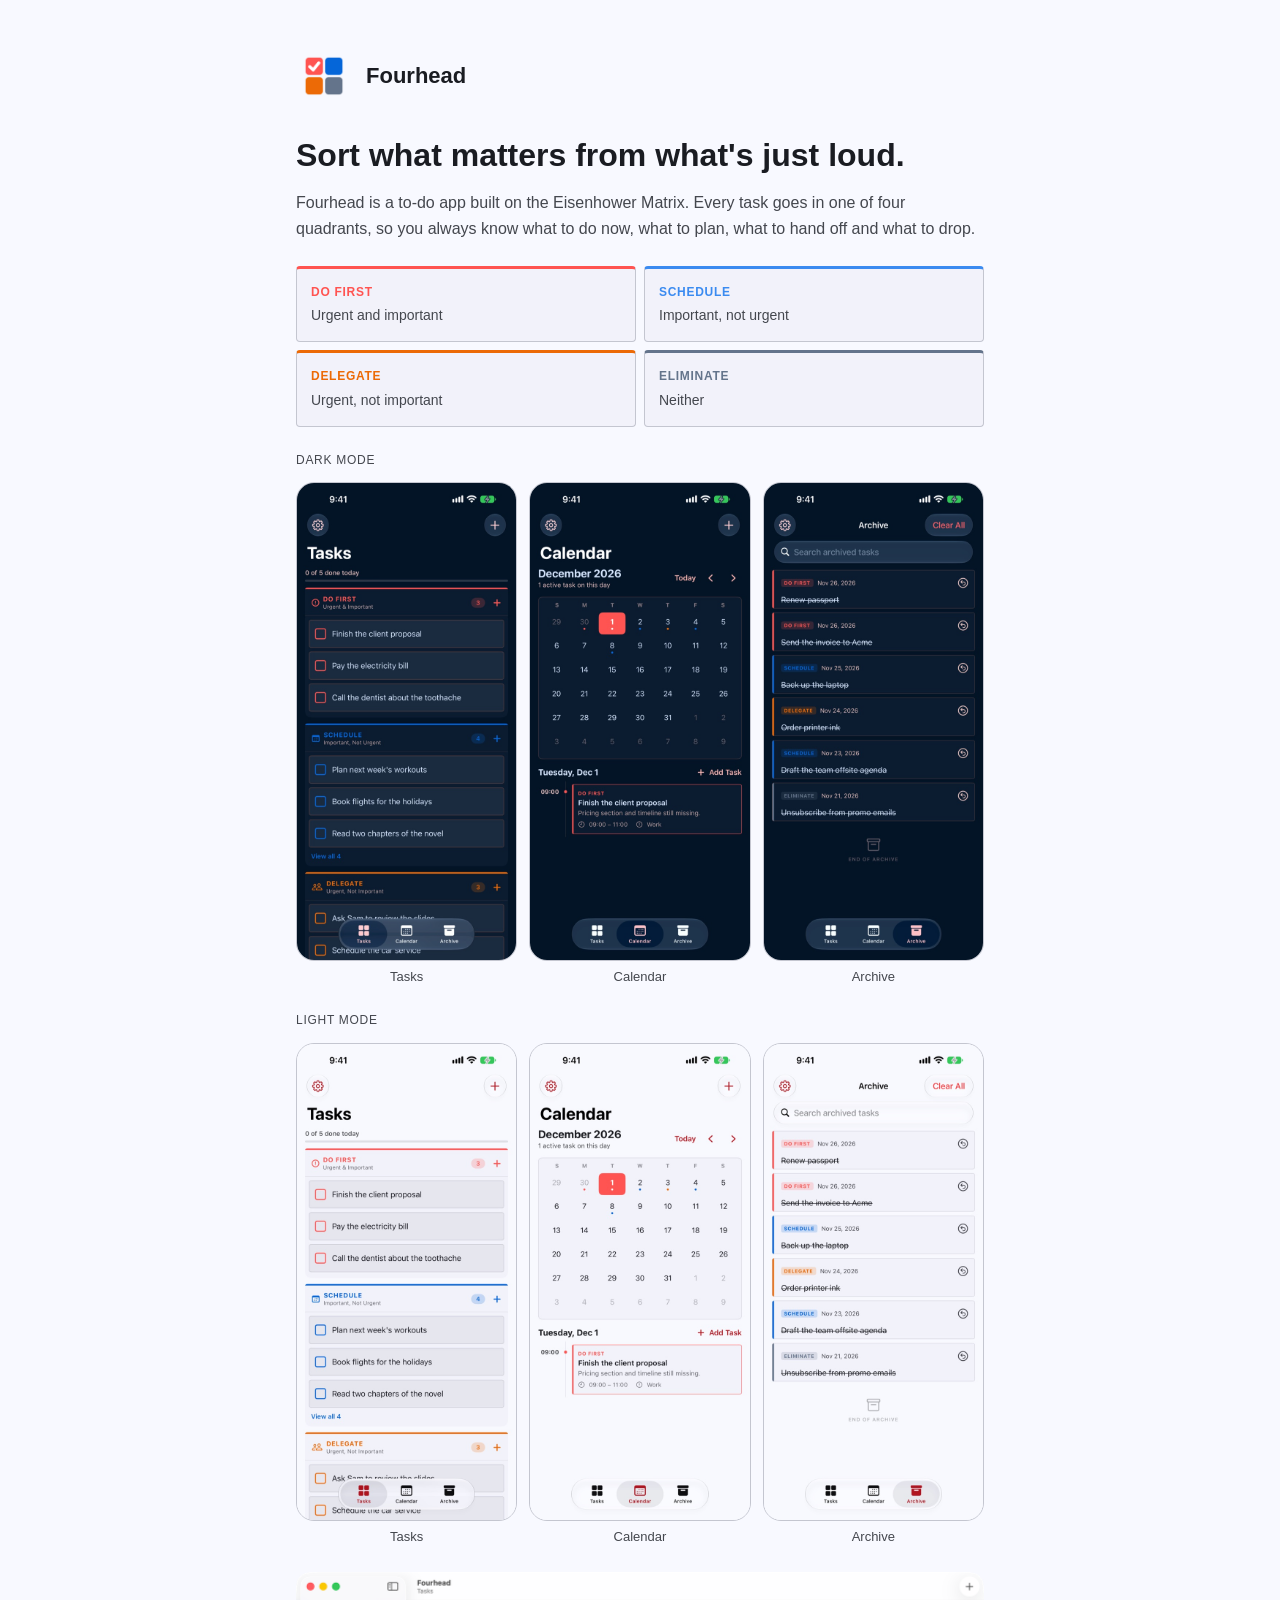
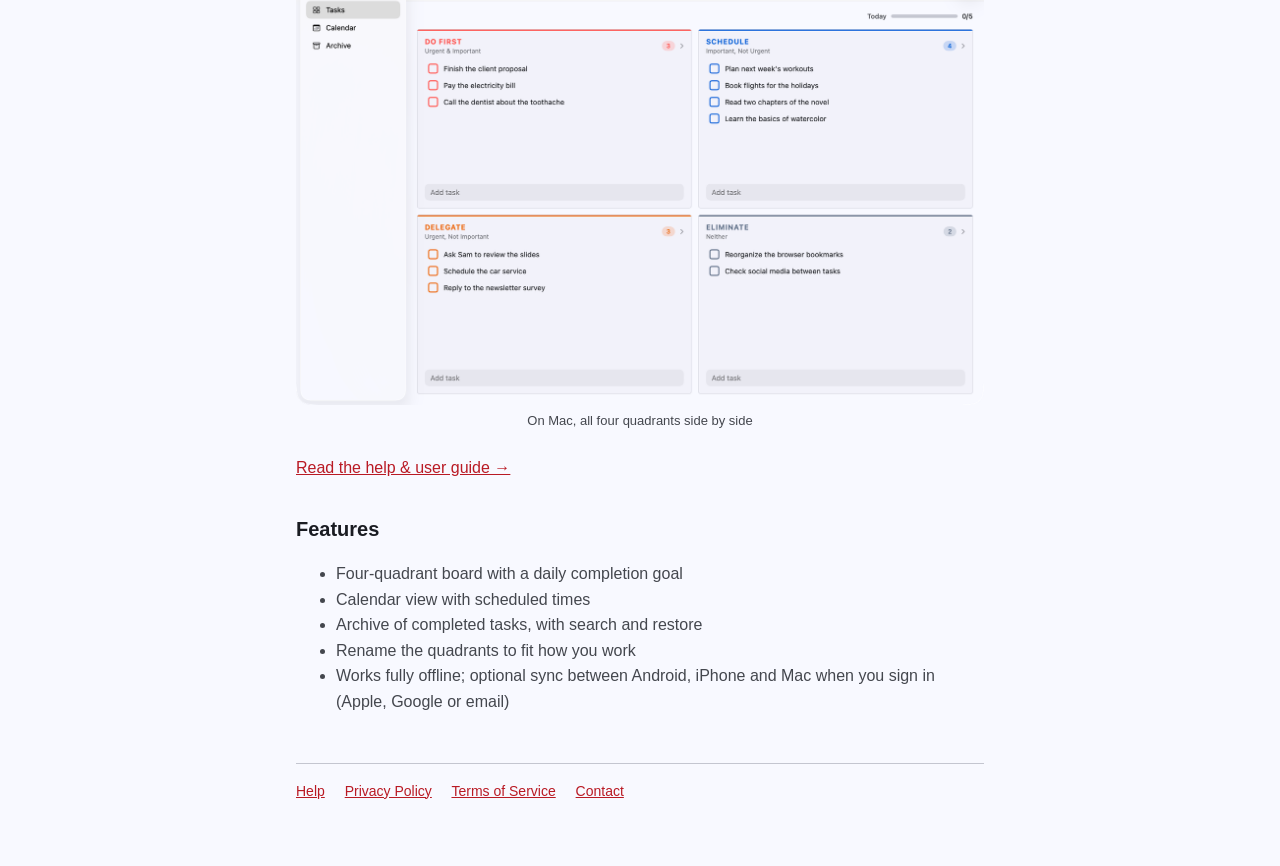
<file: index.html>
<!doctype html>
<html lang="en">
<head>
  <meta charset="utf-8">
  <meta name="viewport" content="width=device-width, initial-scale=1">
  <title>Fourhead</title>
  <meta name="description" content="Fourhead: a to-do app built on the Eisenhower Matrix, for Android, iPhone and Mac.">
  <link rel="icon" href="icon.png" media="(prefers-color-scheme: light)">
  <link rel="icon" href="icon-dark.png" media="(prefers-color-scheme: dark)">
  <link rel="stylesheet" href="style.css">
</head>
<body>
<main>
  <header><picture><source srcset="icon-dark.png" media="(prefers-color-scheme: dark)"><img src="icon.png" alt=""></picture><a href="./">Fourhead</a></header>

  <h1>Sort what matters from what's just loud.</h1>
  <p>Fourhead is a to-do app built on the Eisenhower Matrix. Every task goes in one of four quadrants,
    so you always know what to do now, what to plan, what to hand off and what to drop.</p>

  <div class="grid">
    <div class="do"><b>Do first</b><span>Urgent and important</span></div>
    <div class="schedule"><b>Schedule</b><span>Important, not urgent</span></div>
    <div class="delegate"><b>Delegate</b><span>Urgent, not important</span></div>
    <div class="eliminate"><b>Eliminate</b><span>Neither</span></div>
  </div>

  <p class="shots-label">Dark mode</p>
  <div class="shots">
    <figure><img src="images/iphone-matrix-dark.jpg" alt="The Tasks screen: four quadrants of tasks with daily goal progress (dark mode)" width="600" height="1303" loading="lazy"><figcaption>Tasks</figcaption></figure>
    <figure><img src="images/iphone-calendar-dark.jpg" alt="Calendar month view with the day's scheduled tasks on a timeline (dark mode)" width="600" height="1303" loading="lazy"><figcaption>Calendar</figcaption></figure>
    <figure><img src="images/iphone-archive-dark.jpg" alt="Archive of completed tasks with search and restore (dark mode)" width="600" height="1303" loading="lazy"><figcaption>Archive</figcaption></figure>
  </div>
  <p class="shots-label">Light mode</p>
  <div class="shots">
    <figure><img src="images/iphone-matrix-light.jpg" alt="The Tasks screen: four quadrants of tasks with daily goal progress (light mode)" width="600" height="1303" loading="lazy"><figcaption>Tasks</figcaption></figure>
    <figure><img src="images/iphone-calendar-light.jpg" alt="Calendar month view with the day's scheduled tasks on a timeline (light mode)" width="600" height="1303" loading="lazy"><figcaption>Calendar</figcaption></figure>
    <figure><img src="images/iphone-archive-light.jpg" alt="Archive of completed tasks with search and restore (light mode)" width="600" height="1303" loading="lazy"><figcaption>Archive</figcaption></figure>
  </div>

  <figure class="wide"><picture><source srcset="images/mac-matrix-light.png" media="(prefers-color-scheme: light)"><img src="images/mac-matrix-dark.png" alt="Fourhead on Mac, showing all four quadrants side by side" width="1400" height="881" loading="lazy"></picture><figcaption>On Mac, all four quadrants side by side</figcaption></figure>

  <p><a href="user-guide.html">Read the help &amp; user guide →</a></p>

  <h2>Features</h2>
  <ul>
    <li>Four-quadrant board with a daily completion goal</li>
    <li>Calendar view with scheduled times</li>
    <li>Archive of completed tasks, with search and restore</li>
    <li>Rename the quadrants to fit how you work</li>
    <li>Works fully offline; optional sync between Android, iPhone and Mac when you sign in
      (Apple, Google or email)</li>
  </ul>

  <footer>
    <a href="user-guide.html">Help</a>
    <a href="privacy.html">Privacy Policy</a>
    <a href="terms.html">Terms of Service</a>
    <a href="https://github.com/dion/matrix-focus/issues">Contact</a>
  </footer>
</main>
</body>
</html>
</file>
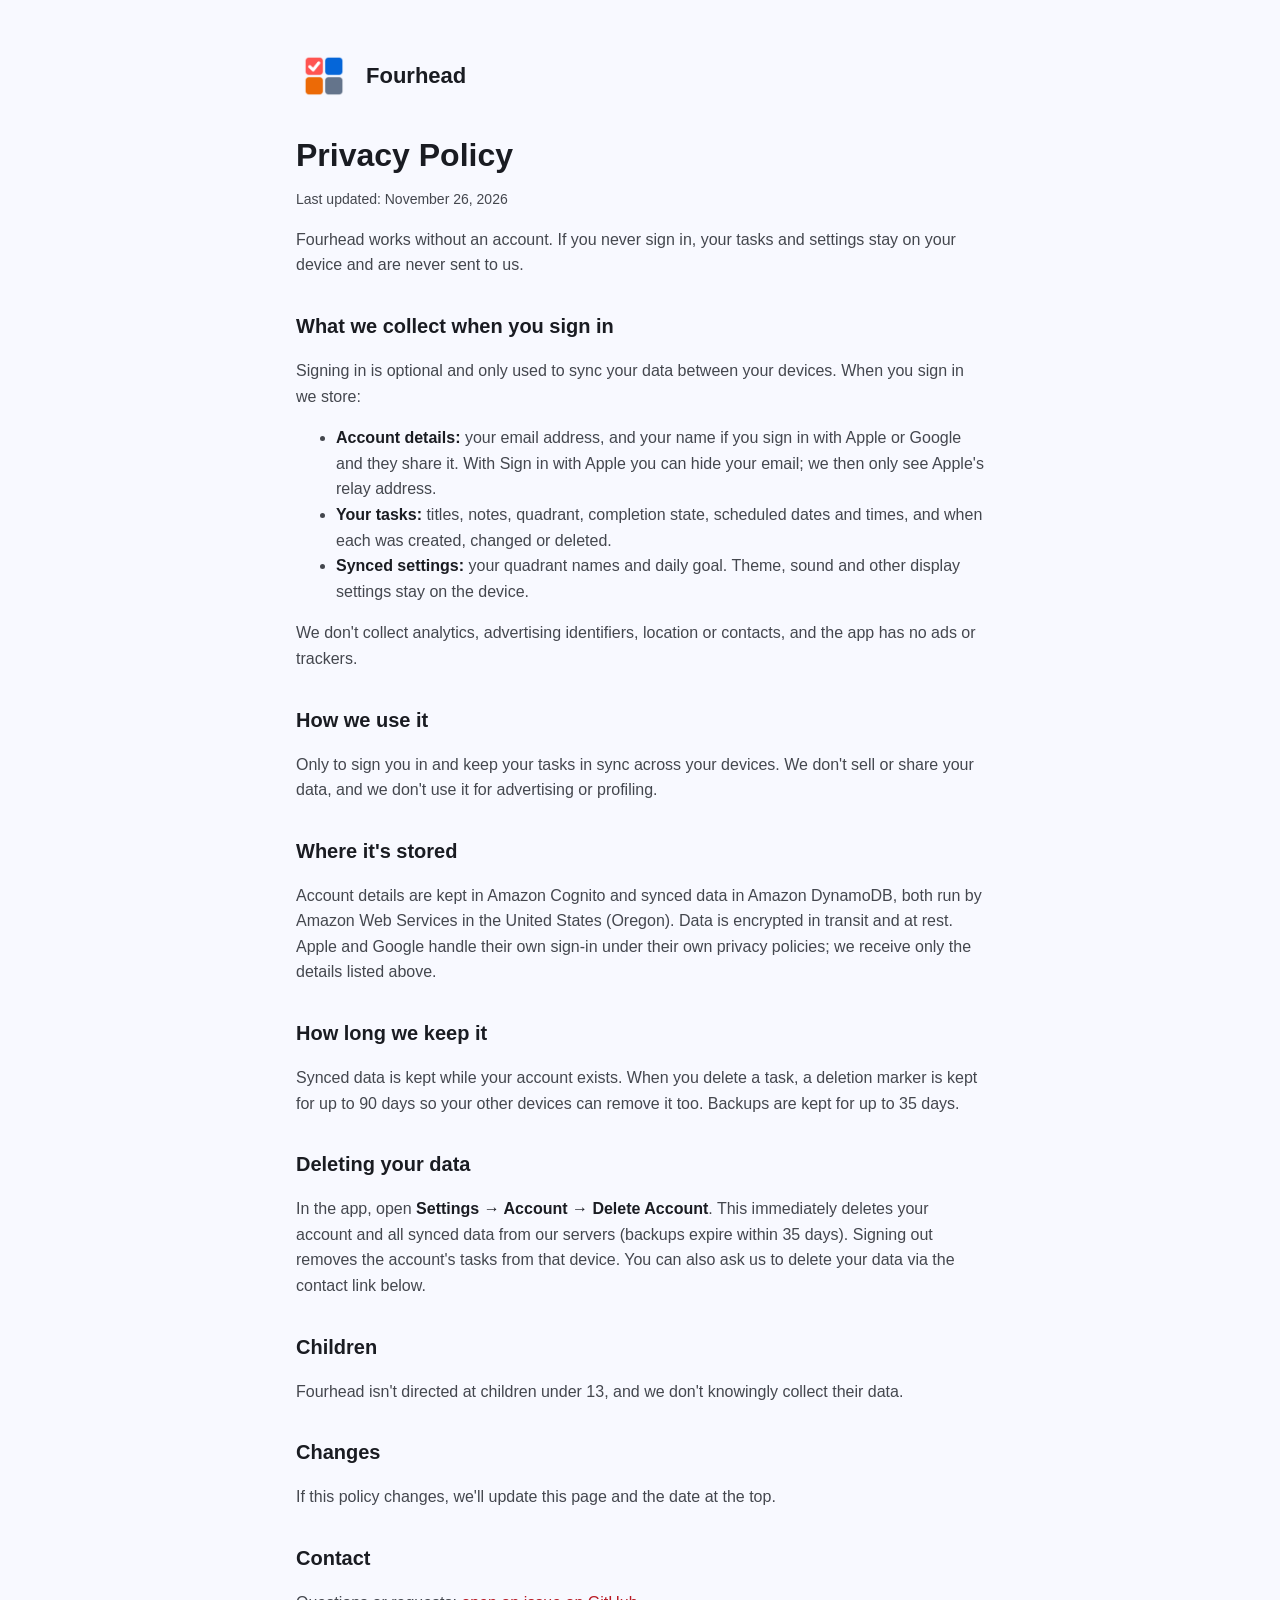
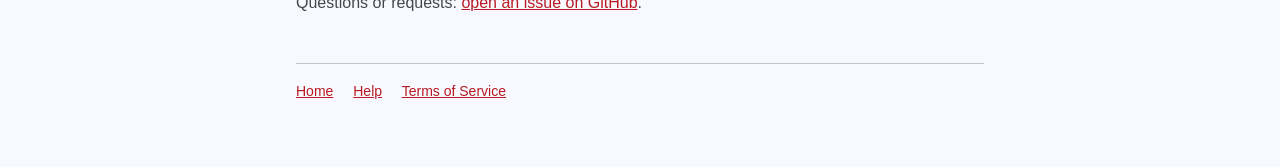
<file: privacy.html>
<!doctype html>
<html lang="en">
<head>
  <meta charset="utf-8">
  <meta name="viewport" content="width=device-width, initial-scale=1">
  <title>Privacy Policy · Fourhead</title>
  <link rel="icon" href="icon.png" media="(prefers-color-scheme: light)">
  <link rel="icon" href="icon-dark.png" media="(prefers-color-scheme: dark)">
  <link rel="stylesheet" href="style.css">
</head>
<body>
<main>
  <header><picture><source srcset="icon-dark.png" media="(prefers-color-scheme: dark)"><img src="icon.png" alt=""></picture><a href="./">Fourhead</a></header>

  <h1>Privacy Policy</h1>
  <p class="updated">Last updated: November 26, 2026</p>

  <p>Fourhead works without an account. If you never sign in, your tasks and settings stay on your
    device and are never sent to us.</p>

  <h2>What we collect when you sign in</h2>
  <p>Signing in is optional and only used to sync your data between your devices. When you sign in we store:</p>
  <ul>
    <li><strong>Account details:</strong> your email address, and your name if you sign in with Apple or Google
      and they share it. With Sign in with Apple you can hide your email; we then only see Apple's relay address.</li>
    <li><strong>Your tasks:</strong> titles, notes, quadrant, completion state, scheduled dates and times, and
      when each was created, changed or deleted.</li>
    <li><strong>Synced settings:</strong> your quadrant names and daily goal. Theme, sound and other display
      settings stay on the device.</li>
  </ul>
  <p>We don't collect analytics, advertising identifiers, location or contacts, and the app has no ads or trackers.</p>

  <h2>How we use it</h2>
  <p>Only to sign you in and keep your tasks in sync across your devices. We don't sell or share your data,
    and we don't use it for advertising or profiling.</p>

  <h2>Where it's stored</h2>
  <p>Account details are kept in Amazon Cognito and synced data in Amazon DynamoDB, both run by Amazon Web
    Services in the United States (Oregon). Data is encrypted in transit and at rest. Apple and Google handle
    their own sign-in under their own privacy policies; we receive only the details listed above.</p>

  <h2>How long we keep it</h2>
  <p>Synced data is kept while your account exists. When you delete a task, a deletion marker is kept for up to
    90 days so your other devices can remove it too. Backups are kept for up to 35 days.</p>

  <h2>Deleting your data</h2>
  <p>In the app, open <strong>Settings → Account → Delete Account</strong>. This immediately deletes your
    account and all synced data from our servers (backups expire within 35 days). Signing out removes the
    account's tasks from that device. You can also ask us to delete your data via the contact link below.</p>

  <h2>Children</h2>
  <p>Fourhead isn't directed at children under 13, and we don't knowingly collect their data.</p>

  <h2>Changes</h2>
  <p>If this policy changes, we'll update this page and the date at the top.</p>

  <h2>Contact</h2>
  <p>Questions or requests: <a href="https://github.com/dion/matrix-focus/issues">open an issue on GitHub</a>.</p>

  <footer>
    <a href="./">Home</a>
    <a href="user-guide.html">Help</a>
    <a href="terms.html">Terms of Service</a>
  </footer>
</main>
</body>
</html>
</file>
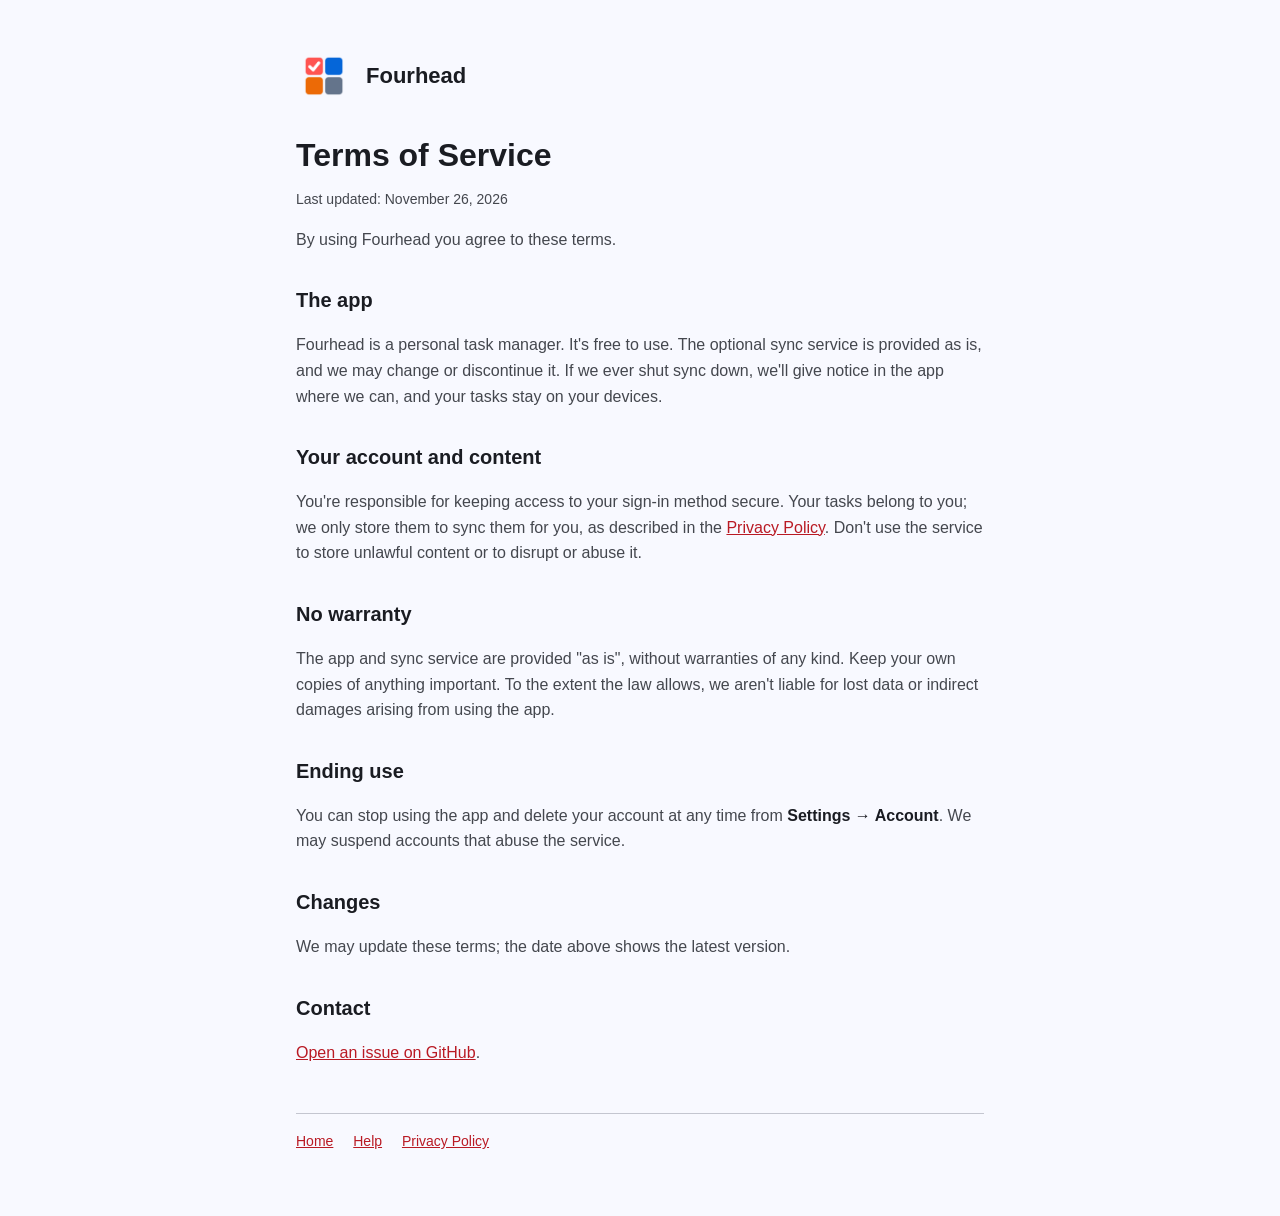
<file: terms.html>
<!doctype html>
<html lang="en">
<head>
  <meta charset="utf-8">
  <meta name="viewport" content="width=device-width, initial-scale=1">
  <title>Terms of Service · Fourhead</title>
  <link rel="icon" href="icon.png" media="(prefers-color-scheme: light)">
  <link rel="icon" href="icon-dark.png" media="(prefers-color-scheme: dark)">
  <link rel="stylesheet" href="style.css">
</head>
<body>
<main>
  <header><picture><source srcset="icon-dark.png" media="(prefers-color-scheme: dark)"><img src="icon.png" alt=""></picture><a href="./">Fourhead</a></header>

  <h1>Terms of Service</h1>
  <p class="updated">Last updated: November 26, 2026</p>

  <p>By using Fourhead you agree to these terms.</p>

  <h2>The app</h2>
  <p>Fourhead is a personal task manager. It's free to use. The optional sync service is provided as is,
    and we may change or discontinue it. If we ever shut sync down, we'll give notice in the app where we can,
    and your tasks stay on your devices.</p>

  <h2>Your account and content</h2>
  <p>You're responsible for keeping access to your sign-in method secure. Your tasks belong to you; we only
    store them to sync them for you, as described in the <a href="privacy.html">Privacy Policy</a>.
    Don't use the service to store unlawful content or to disrupt or abuse it.</p>

  <h2>No warranty</h2>
  <p>The app and sync service are provided "as is", without warranties of any kind. Keep your own copies of
    anything important. To the extent the law allows, we aren't liable for lost data or indirect damages
    arising from using the app.</p>

  <h2>Ending use</h2>
  <p>You can stop using the app and delete your account at any time from <strong>Settings → Account</strong>.
    We may suspend accounts that abuse the service.</p>

  <h2>Changes</h2>
  <p>We may update these terms; the date above shows the latest version.</p>

  <h2>Contact</h2>
  <p><a href="https://github.com/dion/matrix-focus/issues">Open an issue on GitHub</a>.</p>

  <footer>
    <a href="./">Home</a>
    <a href="user-guide.html">Help</a>
    <a href="privacy.html">Privacy Policy</a>
  </footer>
</main>
</body>
</html>
</file>
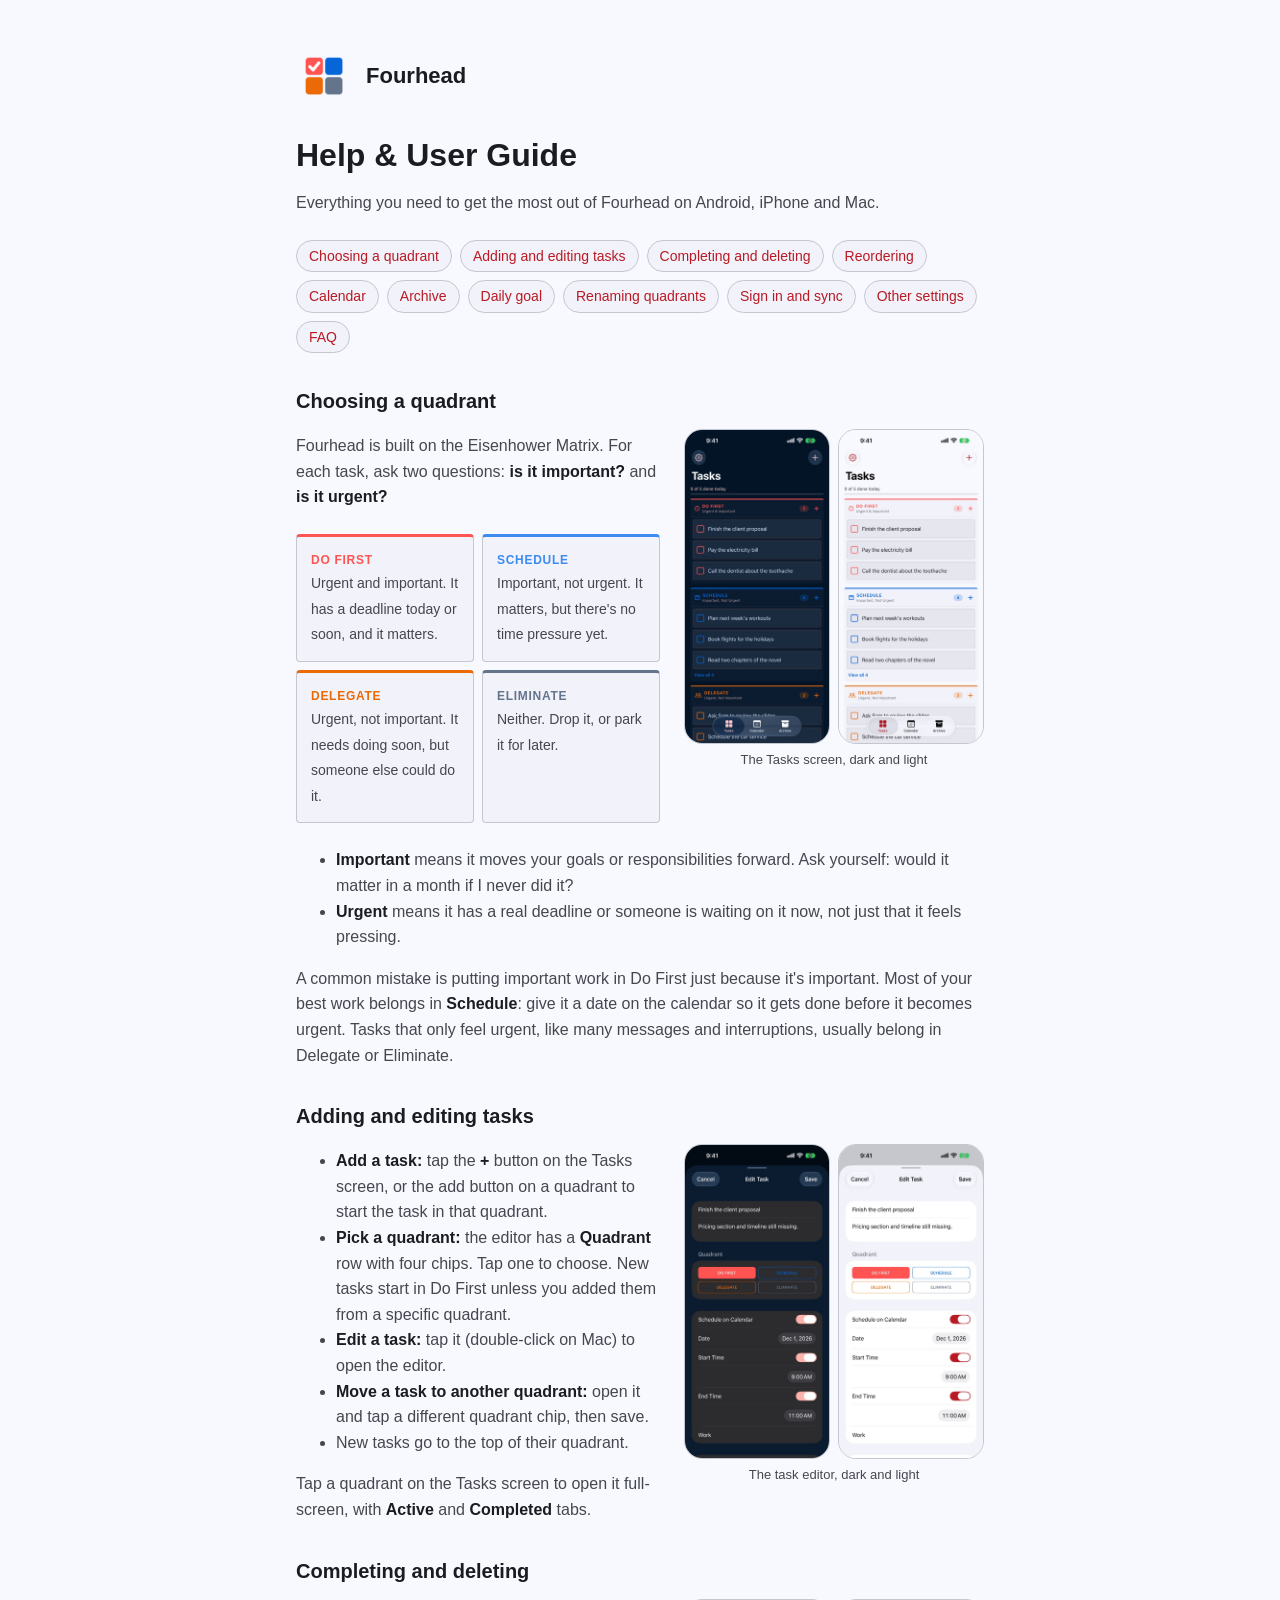
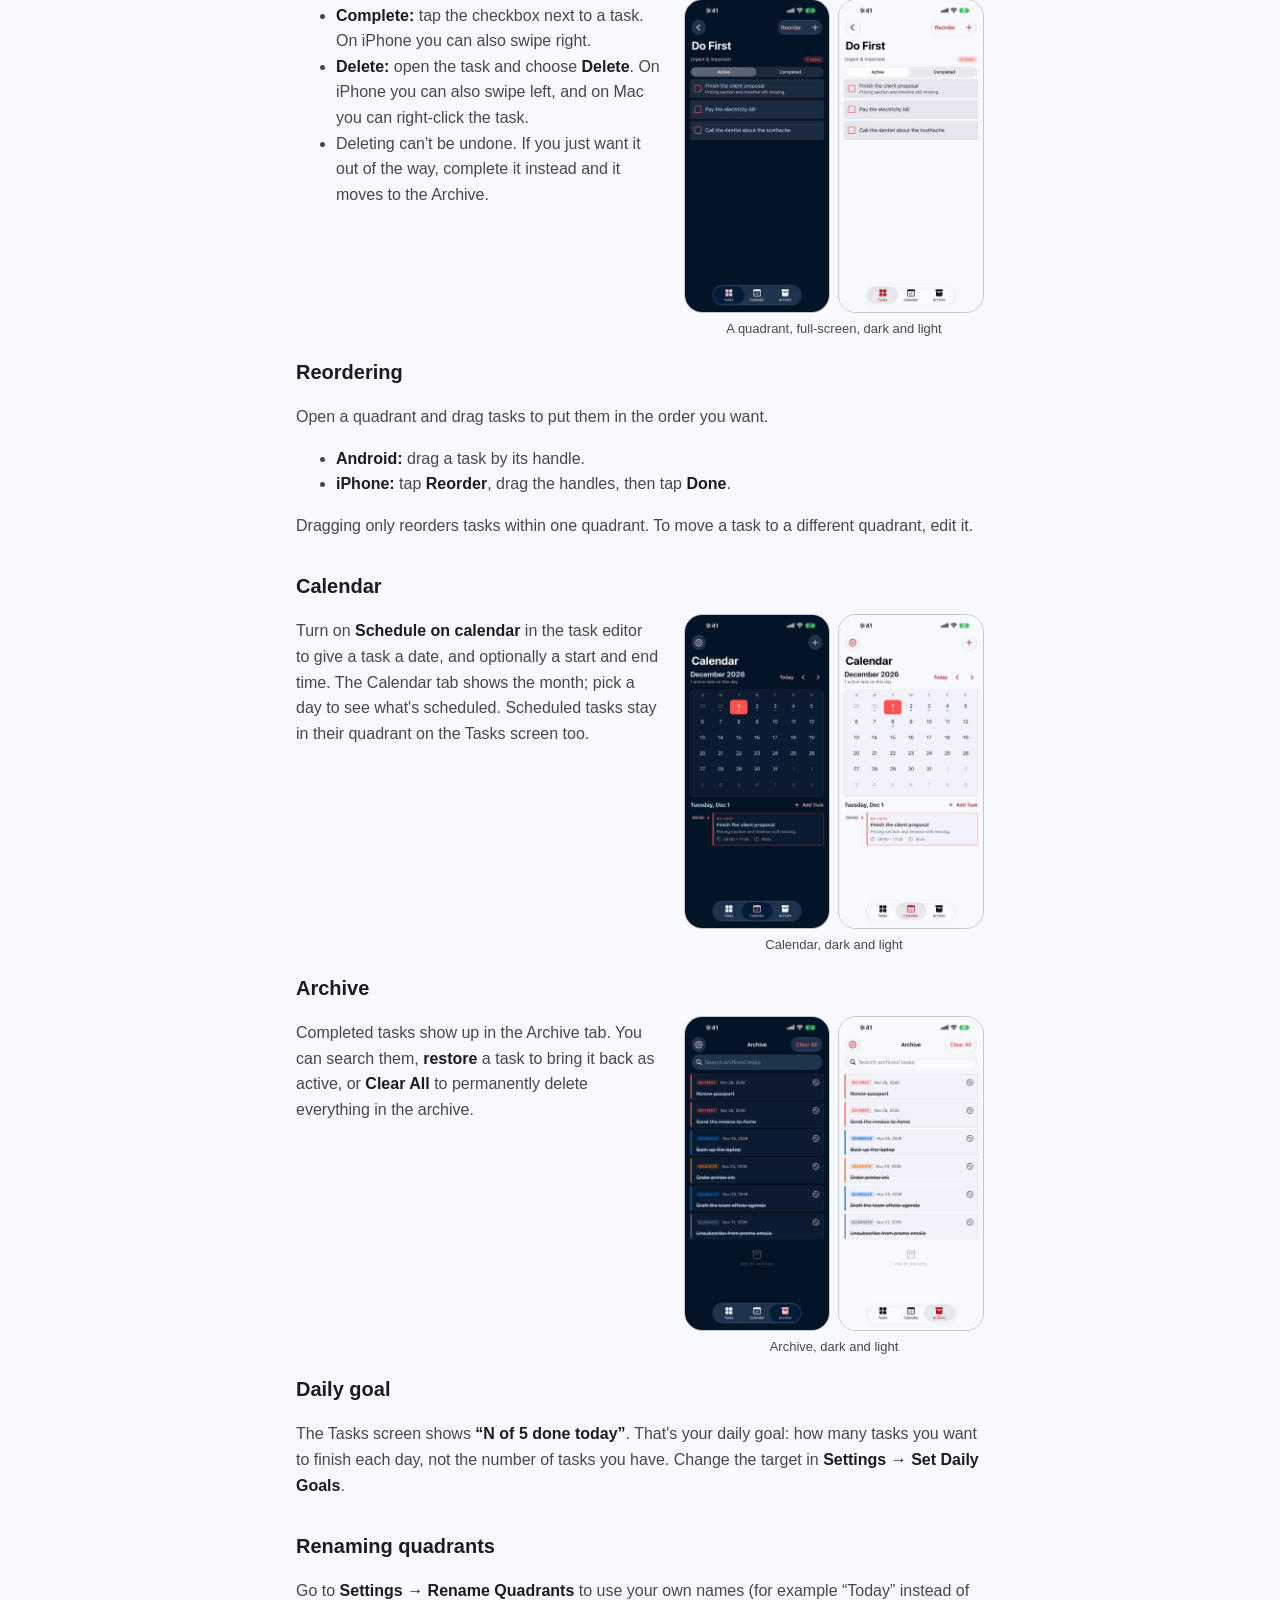
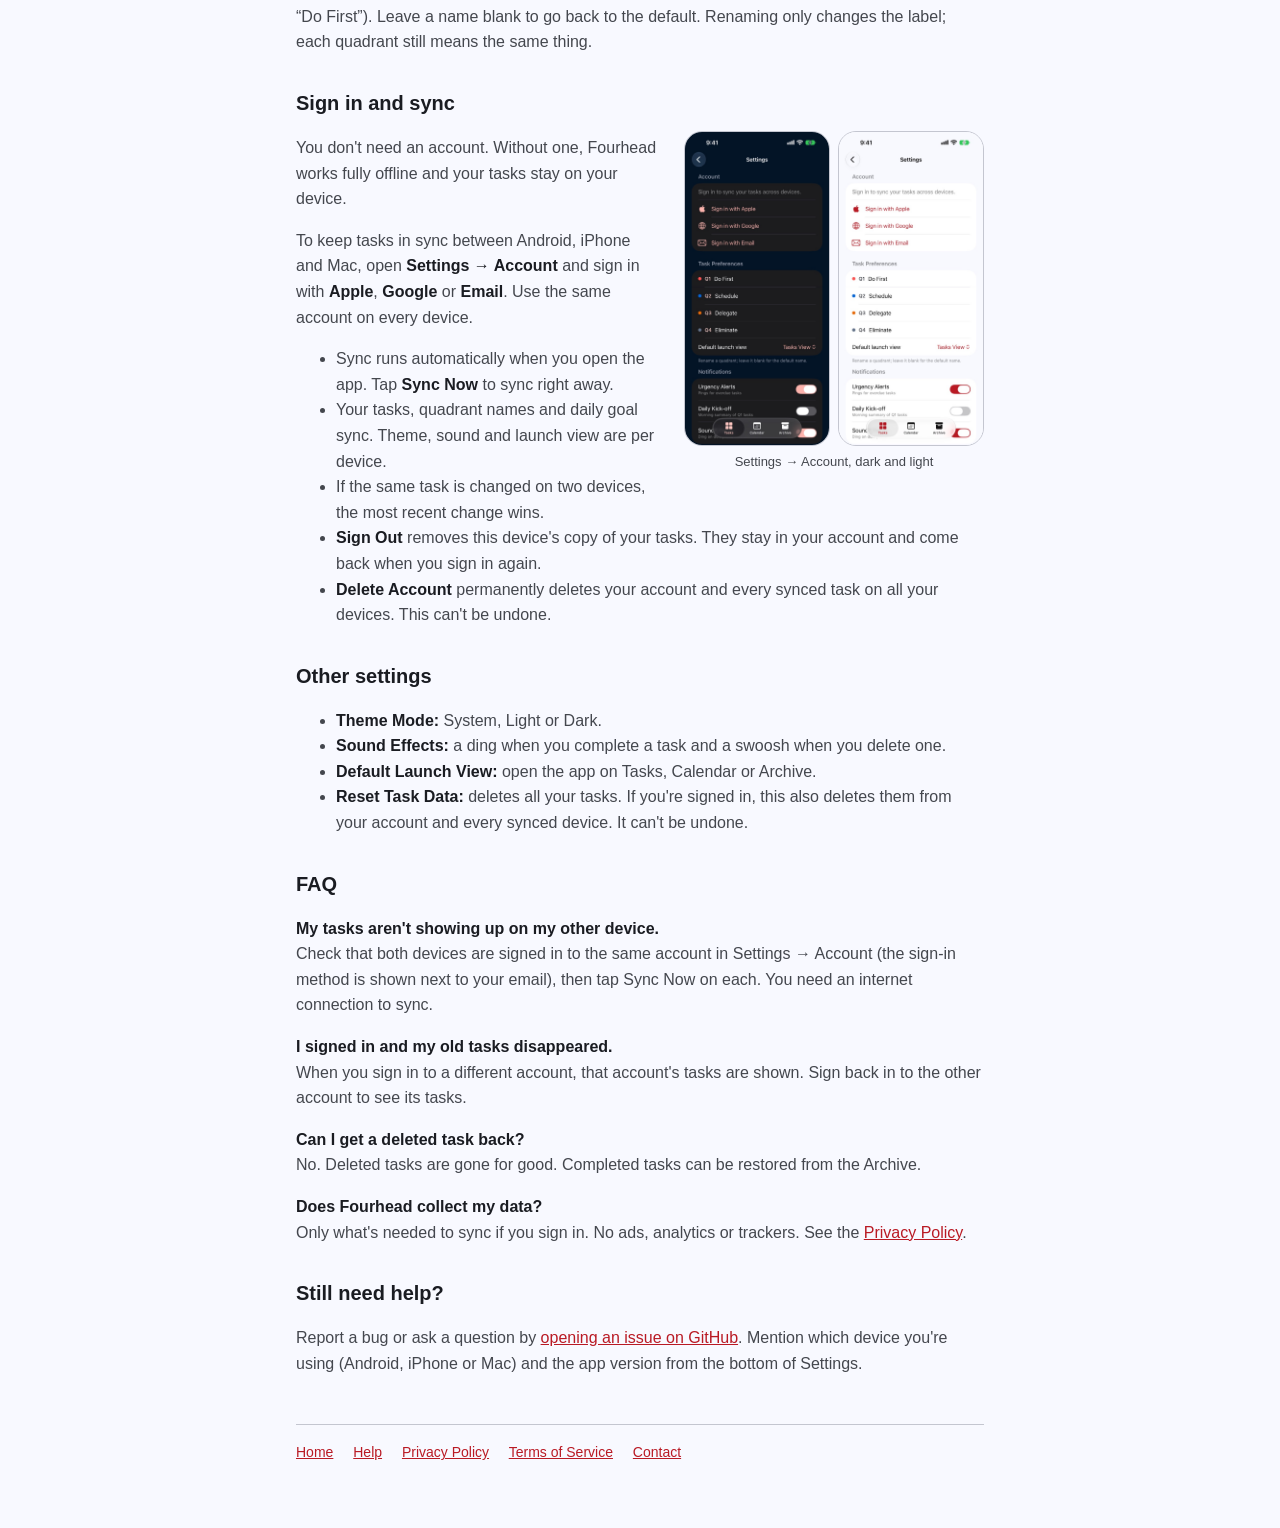
<file: user-guide.html>
<!doctype html>
<html lang="en">
<head>
  <meta charset="utf-8">
  <meta name="viewport" content="width=device-width, initial-scale=1">
  <title>Help &amp; User Guide · Fourhead</title>
  <meta name="description" content="How to use Fourhead: choosing a quadrant, adding and completing tasks, the calendar, archive, sync and settings.">
  <link rel="icon" href="icon.png" media="(prefers-color-scheme: light)">
  <link rel="icon" href="icon-dark.png" media="(prefers-color-scheme: dark)">
  <link rel="stylesheet" href="style.css">
</head>
<body>
<main>
  <header><picture><source srcset="icon-dark.png" media="(prefers-color-scheme: dark)"><img src="icon.png" alt=""></picture><a href="./">Fourhead</a></header>

  <h1>Help &amp; User Guide</h1>
  <p>Everything you need to get the most out of Fourhead on Android, iPhone and Mac.</p>

  <nav class="toc">
    <a href="#quadrants">Choosing a quadrant</a>
    <a href="#tasks">Adding and editing tasks</a>
    <a href="#complete">Completing and deleting</a>
    <a href="#order">Reordering</a>
    <a href="#calendar">Calendar</a>
    <a href="#archive">Archive</a>
    <a href="#goal">Daily goal</a>
    <a href="#rename">Renaming quadrants</a>
    <a href="#sync">Sign in and sync</a>
    <a href="#settings">Other settings</a>
    <a href="#faq">FAQ</a>
  </nav>

  <h2 id="quadrants">Choosing a quadrant</h2>
  <figure class="phone pair"><div><img src="images/iphone-matrix-dark.jpg" alt="The Tasks screen with tasks in each quadrant (dark mode)" width="600" height="1303" loading="lazy"><img src="images/iphone-matrix-light.jpg" alt="The Tasks screen with tasks in each quadrant (light mode)" width="600" height="1303" loading="lazy"></div><figcaption>The Tasks screen, dark and light</figcaption></figure>
  <p>Fourhead is built on the Eisenhower Matrix. For each task, ask two questions:
    <strong>is it important?</strong> and <strong>is it urgent?</strong></p>
  <div class="grid">
    <div class="do"><b>Do first</b><span>Urgent and important. It has a deadline today or soon, and it matters.</span></div>
    <div class="schedule"><b>Schedule</b><span>Important, not urgent. It matters, but there's no time pressure yet.</span></div>
    <div class="delegate"><b>Delegate</b><span>Urgent, not important. It needs doing soon, but someone else could do it.</span></div>
    <div class="eliminate"><b>Eliminate</b><span>Neither. Drop it, or park it for later.</span></div>
  </div>
  <ul>
    <li><strong>Important</strong> means it moves your goals or responsibilities forward. Ask yourself:
      would it matter in a month if I never did it?</li>
    <li><strong>Urgent</strong> means it has a real deadline or someone is waiting on it now, not just that
      it feels pressing.</li>
  </ul>
  <p>A common mistake is putting important work in Do First just because it's important. Most of your best
    work belongs in <strong>Schedule</strong>: give it a date on the calendar so it gets done before it
    becomes urgent. Tasks that only feel urgent, like many messages and interruptions, usually belong in
    Delegate or Eliminate.</p>

  <h2 id="tasks">Adding and editing tasks</h2>
  <figure class="phone pair"><div><img src="images/iphone-editor-dark.jpg" alt="Task editor with the Quadrant chips and Schedule on Calendar switch (dark mode)" width="600" height="1303" loading="lazy"><img src="images/iphone-editor-light.jpg" alt="Task editor with the Quadrant chips and Schedule on Calendar switch (light mode)" width="600" height="1303" loading="lazy"></div><figcaption>The task editor, dark and light</figcaption></figure>
  <ul>
    <li><strong>Add a task:</strong> tap the <strong>+</strong> button on the Tasks screen, or the add button on a
      quadrant to start the task in that quadrant.</li>
    <li><strong>Pick a quadrant:</strong> the editor has a <strong>Quadrant</strong> row with four chips.
      Tap one to choose. New tasks start in Do First unless you added them from a specific quadrant.</li>
    <li><strong>Edit a task:</strong> tap it (double-click on Mac) to open the editor.</li>
    <li><strong>Move a task to another quadrant:</strong> open it and tap a different quadrant chip, then save.</li>
    <li>New tasks go to the top of their quadrant.</li>
  </ul>
  <p>Tap a quadrant on the Tasks screen to open it full-screen, with <strong>Active</strong> and
    <strong>Completed</strong> tabs.</p>

  <h2 id="complete">Completing and deleting</h2>
  <figure class="phone pair"><div><img src="images/iphone-quadrant-dark.jpg" alt="A quadrant opened full-screen with Active and Completed tabs (dark mode)" width="600" height="1303" loading="lazy"><img src="images/iphone-quadrant-light.jpg" alt="A quadrant opened full-screen with Active and Completed tabs (light mode)" width="600" height="1303" loading="lazy"></div><figcaption>A quadrant, full-screen, dark and light</figcaption></figure>
  <ul>
    <li><strong>Complete:</strong> tap the checkbox next to a task. On iPhone you can also swipe right.</li>
    <li><strong>Delete:</strong> open the task and choose <strong>Delete</strong>. On iPhone you can also
      swipe left, and on Mac you can right-click the task.</li>
    <li>Deleting can't be undone. If you just want it out of the way, complete it instead and it moves to
      the Archive.</li>
  </ul>

  <h2 id="order">Reordering</h2>
  <p>Open a quadrant and drag tasks to put them in the order you want.</p>
  <ul>
    <li><strong>Android:</strong> drag a task by its handle.</li>
    <li><strong>iPhone:</strong> tap <strong>Reorder</strong>, drag the handles, then tap <strong>Done</strong>.</li>
  </ul>
  <p>Dragging only reorders tasks within one quadrant. To move a task to a different quadrant, edit it.</p>

  <h2 id="calendar">Calendar</h2>
  <figure class="phone pair"><div><img src="images/iphone-calendar-dark.jpg" alt="Calendar month view and the selected day's timeline (dark mode)" width="600" height="1303" loading="lazy"><img src="images/iphone-calendar-light.jpg" alt="Calendar month view and the selected day's timeline (light mode)" width="600" height="1303" loading="lazy"></div><figcaption>Calendar, dark and light</figcaption></figure>
  <p>Turn on <strong>Schedule on calendar</strong> in the task editor to give a task a date, and
    optionally a start and end time. The Calendar tab shows the month; pick a day to see what's scheduled.
    Scheduled tasks stay in their quadrant on the Tasks screen too.</p>

  <h2 id="archive">Archive</h2>
  <figure class="phone pair"><div><img src="images/iphone-archive-dark.jpg" alt="Archive of completed tasks with a search field and restore buttons (dark mode)" width="600" height="1303" loading="lazy"><img src="images/iphone-archive-light.jpg" alt="Archive of completed tasks with a search field and restore buttons (light mode)" width="600" height="1303" loading="lazy"></div><figcaption>Archive, dark and light</figcaption></figure>
  <p>Completed tasks show up in the Archive tab. You can search them, <strong>restore</strong> a task to
    bring it back as active, or <strong>Clear All</strong> to permanently delete everything in the archive.</p>

  <h2 id="goal">Daily goal</h2>
  <p>The Tasks screen shows <strong>“N of 5 done today”</strong>. That's your daily goal: how many tasks you want to
    finish each day, not the number of tasks you have. Change the target in
    <strong>Settings → Set Daily Goals</strong>.</p>

  <h2 id="rename">Renaming quadrants</h2>
  <p>Go to <strong>Settings → Rename Quadrants</strong> to use your own names (for example
    “Today” instead of “Do First”). Leave a name blank to go back to the default. Renaming only changes
    the label; each quadrant still means the same thing.</p>

  <h2 id="sync">Sign in and sync</h2>
  <figure class="phone pair"><div><img src="images/iphone-settings-dark.jpg" alt="Settings with the Account section offering Apple, Google and Email sign-in (dark mode)" width="600" height="1303" loading="lazy"><img src="images/iphone-settings-light.jpg" alt="Settings with the Account section offering Apple, Google and Email sign-in (light mode)" width="600" height="1303" loading="lazy"></div><figcaption>Settings → Account, dark and light</figcaption></figure>
  <p>You don't need an account. Without one, Fourhead works fully offline and your tasks stay on your device.</p>
  <p>To keep tasks in sync between Android, iPhone and Mac, open <strong>Settings → Account</strong> and sign in
    with <strong>Apple</strong>, <strong>Google</strong> or <strong>Email</strong>. Use the same account on every device.</p>
  <ul>
    <li>Sync runs automatically when you open the app. Tap <strong>Sync Now</strong> to sync right away.</li>
    <li>Your tasks, quadrant names and daily goal sync. Theme, sound and launch view are per device.</li>
    <li>If the same task is changed on two devices, the most recent change wins.</li>
    <li><strong>Sign Out</strong> removes this device's copy of your tasks. They stay in your account and
      come back when you sign in again.</li>
    <li><strong>Delete Account</strong> permanently deletes your account and every synced task on all your
      devices. This can't be undone.</li>
  </ul>

  <h2 id="settings">Other settings</h2>
  <ul>
    <li><strong>Theme Mode:</strong> System, Light or Dark.</li>
    <li><strong>Sound Effects:</strong> a ding when you complete a task and a swoosh when you delete one.</li>
    <li><strong>Default Launch View:</strong> open the app on Tasks, Calendar or Archive.</li>
    <li><strong>Reset Task Data:</strong> deletes all your tasks. If you're signed in, this also deletes them from your
      account and every synced device. It can't be undone.</li>
  </ul>

  <h2 id="faq">FAQ</h2>
  <p><strong>My tasks aren't showing up on my other device.</strong><br>
    Check that both devices are signed in to the same account in Settings → Account (the sign-in method is
    shown next to your email), then tap Sync Now on each. You need an internet connection to sync.</p>
  <p><strong>I signed in and my old tasks disappeared.</strong><br>
    When you sign in to a different account, that account's tasks are shown. Sign back in to the other
    account to see its tasks.</p>
  <p><strong>Can I get a deleted task back?</strong><br>
    No. Deleted tasks are gone for good. Completed tasks can be restored from the Archive.</p>
  <p><strong>Does Fourhead collect my data?</strong><br>
    Only what's needed to sync if you sign in. No ads, analytics or trackers. See the
    <a href="privacy.html">Privacy Policy</a>.</p>

  <h2>Still need help?</h2>
  <p>Report a bug or ask a question by <a href="https://github.com/dion/matrix-focus/issues">opening an issue on GitHub</a>.
    Mention which device you're using (Android, iPhone or Mac) and the app version from the bottom of Settings.</p>

  <footer>
    <a href="./">Home</a>
    <a href="user-guide.html">Help</a>
    <a href="privacy.html">Privacy Policy</a>
    <a href="terms.html">Terms of Service</a>
    <a href="https://github.com/dion/matrix-focus/issues">Contact</a>
  </footer>
</main>
</body>
</html>
</file>
<file: style.css>
:root {
  --bg: #031427;
  --surface: #0b1c30;
  --text: #d3e4fe;
  --muted: #a9b8cf;
  --accent: #ffb3ad;
  --line: #5b403e;
}
@media (prefers-color-scheme: light) {
  :root {
    --bg: #f8f9ff;
    --surface: #f2f2fa;
    --text: #1a1c22;
    --muted: #44474e;
    --accent: #b91a24;
    --line: #c4c6d0;
  }
}
* { box-sizing: border-box; }
body {
  margin: 0;
  background: var(--bg);
  color: var(--text);
  font: 16px/1.6 -apple-system, BlinkMacSystemFont, "Inter", "Segoe UI", Roboto, sans-serif;
}
main { max-width: 720px; margin: 0 auto; padding: 48px 16px 64px; }
header { display: flex; align-items: center; gap: 14px; margin-bottom: 32px; }
header img, header picture { display: block; } header img { width: 56px; height: 56px; border-radius: 12px; }
header a { color: inherit; text-decoration: none; font-weight: 700; font-size: 22px; }
h1 { font-size: 32px; line-height: 1.2; margin: 0 0 8px; }
h2 { font-size: 20px; margin: 32px 0 8px; }
p, li { color: var(--muted); }
strong { color: var(--text); }
a { color: var(--accent); }
.updated { font-size: 14px; }
.grid { display: grid; grid-template-columns: 1fr 1fr; gap: 8px; margin: 24px 0; }
.grid div { background: var(--surface); border: 1px solid var(--line); border-radius: 4px; padding: 14px; }
.grid b { display: block; font-size: 12px; letter-spacing: .06em; text-transform: uppercase; }
.grid span { font-size: 14px; color: var(--muted); }
.do { border-top: 3px solid #ff5451 !important; } .do b { color: #ff5451; }
.schedule { border-top: 3px solid #3b8bf0 !important; } .schedule b { color: #3b8bf0; }
.delegate { border-top: 3px solid #ec6a06 !important; } .delegate b { color: #ec6a06; }
.eliminate { border-top: 3px solid #64748b !important; } .eliminate b { color: #64748b; }
footer { margin-top: 48px; padding-top: 16px; border-top: 1px solid var(--line); font-size: 14px; }
footer a { margin-right: 16px; }
.toc { display: flex; flex-wrap: wrap; gap: 8px; margin: 24px 0; }
.toc a { font-size: 14px; text-decoration: none; padding: 4px 12px; border: 1px solid var(--line); border-radius: 999px; background: var(--surface); }
h2[id] { scroll-margin-top: 16px; }
.shots { display: grid; grid-template-columns: repeat(3, 1fr); gap: 12px; margin: 24px 0; }
figure { margin: 0; }
figure img { display: block; width: 100%; height: auto; border-radius: 18px; border: 1px solid var(--line); background: var(--surface); }
figcaption { font-size: 13px; color: var(--muted); text-align: center; margin-top: 6px; }
.phone { float: right; width: 200px; margin: 4px 0 16px 24px; }
.wide { margin: 24px 0; }
.wide img { border: none; background: none; border-radius: 0; }
h2 { clear: both; }
@media (max-width: 560px) {
  .shots { grid-template-columns: repeat(3, 1fr); gap: 8px; }
  .phone { float: none; width: 220px; margin: 16px auto; }
}
.shots-label { margin: 24px 0 -12px; font-size: 12px; letter-spacing: .06em; text-transform: uppercase; }
.phone.pair { width: 300px; }
.pair > div { display: grid; grid-template-columns: 1fr 1fr; gap: 8px; }
@media (max-width: 560px) { .phone.pair { width: 100%; max-width: 340px; } }
</file>
